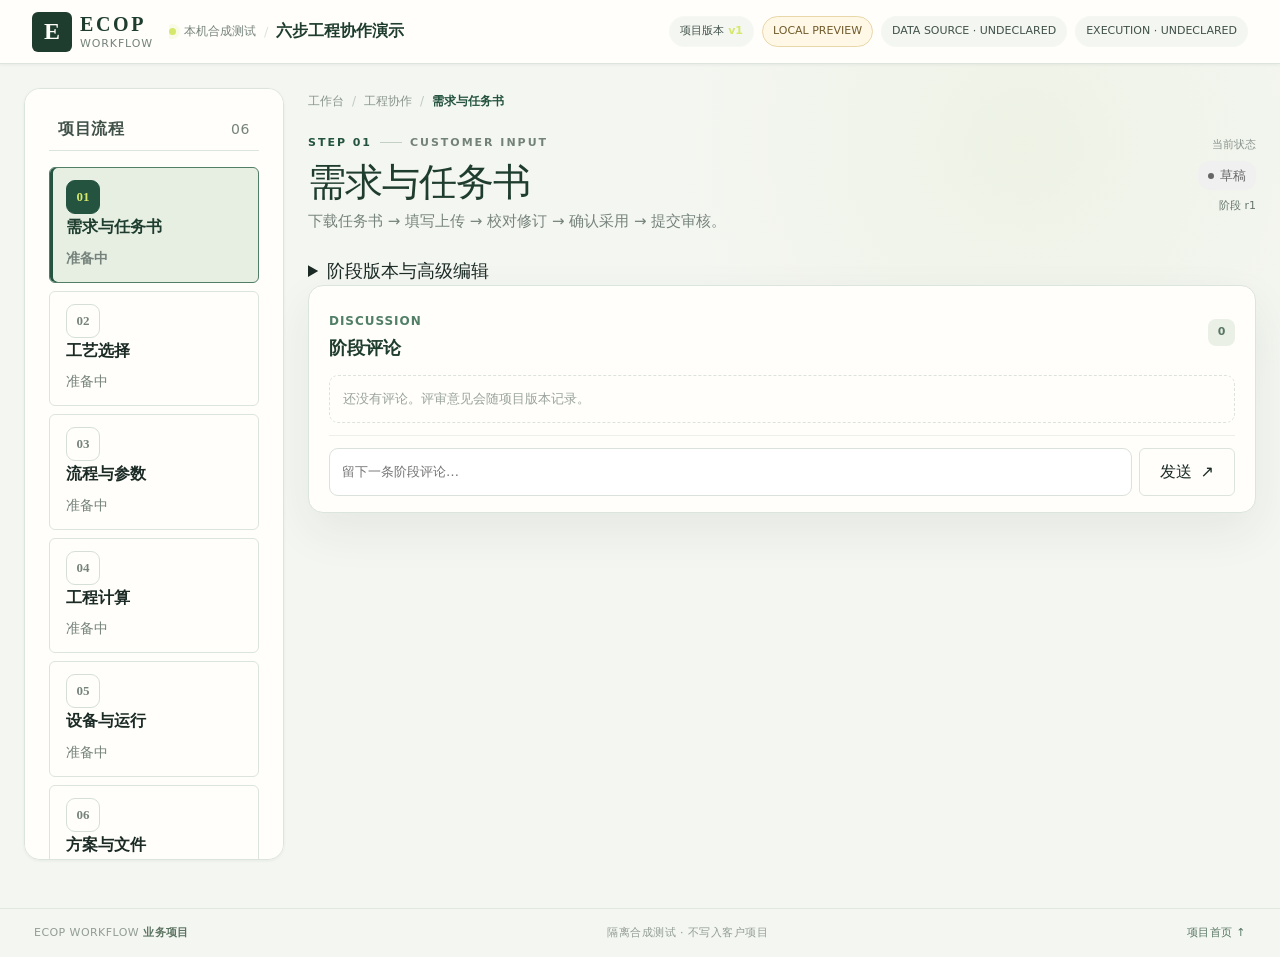
<file: workflow/index.html>
<!doctype html>
<html lang="zh-CN">
<head>
  <meta charset="utf-8">
  <meta name="viewport" content="width=device-width, initial-scale=1">
  <meta name="theme-color" content="#172722">
  <title>ECOP · 业务项目工作台</title>
  <link rel="stylesheet" href="styles.css">
  <link rel="stylesheet" href="workspace-layout.css">
</head>
<body>
  <div class="app-shell">
    <header class="topbar">
      <a class="brand" href="/workflow/" aria-label="ECOP 业务项目首页">
        <span class="brand-mark">E</span>
        <span class="brand-word">ECOP<span>WORKFLOW</span></span>
      </a>
      <div class="topbar-center"><span class="live-dot"></span><span id="workflow-context">业务项目</span> <span class="topbar-divider">/</span><button id="project-home-button" class="topbar-home" type="button" hidden>项目首页</button><select id="project-select" class="project-select" aria-label="选择或恢复项目" hidden></select><span id="project-title">请选择项目</span></div>
      <div class="topbar-right">
        <a id="user-pill" class="context-pill user-pill" hidden></a>
        <span class="revision-pill">项目版本 <strong id="project-revision">v1</strong></span>
        <span id="mode-pill" class="demo-pill">SYNTHETIC PREVIEW</span>
        <span id="data-source-pill" class="context-pill" hidden></span>
        <span id="execution-pill" class="context-pill" hidden></span>
      </div>
    </header>

    <main id="project-home" class="project-home">
      <div class="business-home-head">
        <div><span class="section-kicker">CUSTOMER ENGINEERING WORKSPACE</span><h1>项目首页</h1><p>创建真实业务项目，录入设计条件并保存为可追溯版本。</p></div>
        <span id="business-account-note" class="account-boundary">项目权限由服务端认证与成员授权确定。</span>
      </div>
      <div id="home-notice" class="notice" hidden></div>
      <section class="project-create-card">
        <div class="section-title"><div><span class="section-kicker">START A PROJECT</span><h2>新建项目</h2></div></div>
        <label class="project-name-label" for="new-project-name">项目名称</label>
        <input id="new-project-name" class="project-name-input" maxlength="120" autocomplete="off" placeholder="例如：麦芽糖醇浓缩项目">
        <div class="project-create-actions">
          <button id="create-empty-project" class="button button-primary" type="button">新建空白项目</button>
          <button id="create-source-project" class="button button-secondary" type="button" hidden>从现有麦芽糖醇资料创建工作副本</button>
        </div>
        <p id="source-template-note" class="source-template-note" hidden>源快照只读保留；工作副本可编辑并独立生成新版本。</p>
      </section>
      <section class="project-list-card">
        <div class="section-title"><div><span class="section-kicker">SAVED PROJECTS</span><h2>继续项目</h2></div><span id="project-list-count" class="count-badge">0</span></div>
        <div id="business-project-list" class="business-project-list"></div>
      </section>
      <div class="home-footer-links"><a id="synthetic-demo-link" href="/workflow/synthetic/">进入隔离的合成测试入口</a></div>
    </main>

    <main id="workflow" class="workspace" hidden>
      <button id="workspace-menu-toggle" class="button workspace-menu-toggle" type="button" aria-expanded="false" aria-controls="workspace-navigation">项目导航与记录</button>
      <aside id="workspace-navigation" class="workflow-rail" aria-label="六步流程">
          <div class="rail-heading"><span>项目流程</span><span class="rail-count">06</span></div>
        <button id="project-overview-button" class="overview-button" type="button">项目总览</button>
        <nav id="stage-nav" class="stage-nav"></nav>
        <div class="rail-records"><details class="rail-details"><summary>资料来源与边界</summary>        <section id="case-provenance" class="case-provenance" hidden aria-label="项目来源与计算状态">
          <div class="case-provenance-head"><strong id="case-provenance-title">客户来源数据 · 可编辑工作副本</strong><span>原始来源值保留；修改值进入新版本</span></div>
          <div class="case-provenance-grid">
            <div><span>资料来源</span><strong id="case-source-label">—</strong></div>
            <div><span>执行状态</span><strong id="case-execution-label">—</strong></div>
            <div><span>工作流身份</span><strong id="case-auth-label">—</strong></div>
          </div>
          <p id="case-source-summary" class="case-source-summary"></p>
          <p id="case-source-limit" class="case-source-limit"></p>
          <p id="case-missing-summary" class="case-missing-summary"></p>
          <ul id="case-missing-fields" class="case-missing-fields"></ul>
        </section></details><details class="rail-details"><summary>项目成员与权限</summary>        <section id="business-members" class="business-members" hidden aria-label="项目协作成员">
          <div class="section-title"><div><span class="section-kicker">PROJECT ACCESS</span><h2>协作成员</h2></div><span id="business-member-count" class="count-badge">0</span></div>
          <ul id="business-member-list" class="business-member-list"></ul>
          <div id="business-member-manager" class="business-member-manager" hidden>
            <label for="business-member-user">添加已配置的独立账号<select id="business-member-user"></select></label>
            <label for="business-member-role">项目角色<select id="business-member-role"><option value="reviewer">审核人</option><option value="engineer">工程师</option></select></label>
            <button id="business-member-add" class="button button-secondary" type="button">添加成员</button>
          </div>
          <p id="business-member-note" class="business-member-note">权限基于独立站点身份；不能通过页面切换他人角色。</p>
        </section></details><details class="rail-details"><summary>上游依赖</summary><section class="insight-card dependency-card">
          <div class="insight-head"><span class="insight-icon">↗</span><div><span class="section-kicker">DEPENDENCIES</span><h2>上游依赖</h2></div></div>
          <div id="dependencies-list" class="dependencies-list"></div>
          <p class="insight-foot">上游版本变化时，下游阶段需要重新核对。</p>
        </section></details><details class="rail-details"><summary>阶段版本</summary><section class="insight-card version-card">
          <div class="insight-head"><span class="insight-icon icon-sand">◷</span><div><span class="section-kicker">VERSION TRAIL</span><h2>阶段版本</h2></div></div>
          <div id="stage-history" class="stage-history"></div>
        </section></details><details class="rail-details legacy-export"><summary>统一导出</summary><section class="insight-card export-card">
          <div class="insight-head"><span class="insight-icon icon-export">↧</span><div><span class="section-kicker">CONSISTENT SNAPSHOT</span><h2>统一导出</h2></div></div>
          <p id="export-copy" class="export-copy">六个阶段全部确认后，负责人可冻结同一项目版本快照。</p>
          <button id="export-button" class="button button-dark" type="button">冻结并导出 <span>↗</span></button>
          <button id="download-export" class="button button-outline" type="button" hidden>下载冻结快照 <span>↓</span></button>
            <div id="export-meta" class="export-meta" hidden></div>
            <div id="delivery-review-tools" hidden>
              <p>真实计算评审草稿 · 设备适配待核</p>
              <button class="button button-outline" type="button" data-delivery-id="technical-proposal">下载技术方案评审稿</button>
              <button class="button button-outline" type="button" data-delivery-id="calculation-book">下载计算依据与结果</button>
              <button class="button button-outline" type="button" data-delivery-id="equipment-parameters">下载设备参数核对稿</button>
            </div>
          <div id="report-downloads" class="report-downloads" hidden>
            <p class="warning-copy">TEST ONLY · MOCK · 合成草稿，非工程签发，不得用于工程决策。</p>
            <button class="button button-outline" type="button" data-report-id="technical-proposal">下载技术方案草稿</button>
            <button class="button button-outline" type="button" data-report-id="calculation-book">下载计算书草稿</button>
            <button class="button button-outline" type="button" data-report-id="equipment-selection-parameters">下载设备选型参数清单</button>
            <button class="button button-outline" type="button" data-report-id="manifest">下载报告清单（JSON）</button>
          </div>
        </section></details><details class="rail-details"><summary>最近活动</summary><section class="activity-card">
          <div class="section-title"><div><span class="section-kicker">AUDIT TRAIL</span><h2>最近活动</h2></div><span class="activity-mark">●</span></div>
          <ol id="audit-list" class="audit-list"></ol>
        </section></details></div>
        <div class="rail-bottom">
          <div id="role-mode-label" class="rail-label">本机测试身份</div>
          <label id="role-select-container" class="role-select-wrap" for="role-select">
            <span id="role-initial" class="avatar avatar-customer">客</span>
            <select id="role-select" aria-label="切换模拟角色">
              <option value="demo-customer">客户 · 演示账号</option>
              <option value="demo-engineer">工程师 · 演示账号</option>
              <option value="demo-reviewer">审核人 · 演示账号</option>
              <option value="demo-lead">负责人 · 演示账号</option>
            </select>
            <span class="select-chevron">⌄</span>
          </label>
          <p id="role-mode-note" class="simulation-note">测试模式仅用于本机闭环验证；不代表已接入真实身份系统。</p>
        </div>
      </aside>

      <section class="stage-column" aria-live="polite">
        <div class="breadcrumbs"><span>工作台</span><span class="crumb-slash">/</span><span>工程协作</span><span class="crumb-slash">/</span><strong id="breadcrumb-stage">需求定义</strong></div>
        <div id="notice" class="notice" hidden></div>

        <section id="workspace-overview" hidden></section>
        <div id="workspace-stage-heading" class="stage-heading">
          <div>
            <div class="eyebrow"><span id="stage-number">STEP 01</span><span class="eyebrow-line"></span><span id="stage-audience">CUSTOMER INPUT</span></div>
            <h1 id="stage-title">需求定义</h1>
            <p id="stage-description" class="stage-description"></p>
          </div>
          <div class="stage-state-card">
            <span class="state-caption">当前状态</span>
            <span id="stage-status" class="status-badge status-draft">草稿</span>
            <span id="stage-revision" class="stage-rev">阶段 r1</span>
          </div>
        </div>
        <p id="stage-return-reason" class="stage-return-reason" hidden></p>

        <section id="workspace-business-content" hidden></section>
        <section id="taskbook-panel" class="taskbook-panel" hidden aria-label="设计任务书提交"></section>


        <section id="case-pfd-preview" class="case-pfd-preview" hidden aria-label="客户来源 PFD 预览">
          <div class="section-title"><div><span class="section-kicker">READ-ONLY PFD</span><h2>流程图预览</h2></div><span id="pfd-status-badge" class="pfd-status-badge"></span></div>
          <div class="case-pfd-canvas"><svg id="case-pfd-svg" role="img" aria-label="只读 PFD 预览"></svg></div>
          <p id="case-pfd-note" class="case-source-limit"></p>
        </section>

        <details id="workspace-advanced" class="work-advanced"><summary>阶段版本与高级编辑</summary>
        <div class="payload-card">
          <div class="card-head">
            <div><span class="card-index">01</span><div><h2 id="payload-heading">阶段资料</h2><p>结构化阶段记录 · 编辑后保存新版本</p></div></div>
            <span id="edit-permission" class="permission-chip">可编辑</span>
          </div>
          <section id="business-requirements-form" class="business-requirements-form" hidden aria-label="结构化项目条件">
            <div class="requirements-form-head"><strong>项目与工艺条件</strong><span id="requirements-save-state" class="requirements-save-state">已从服务端加载</span><button id="discard-requirements-draft" class="button button-quiet" type="button" hidden>放弃本页修改</button></div>
            <label class="field-label project-field-label" for="business-project-name">项目名称<input id="business-project-name" maxlength="120" autocomplete="off"></label>
            <div id="requirements-fields" class="requirements-fields"></div>
            <p id="requirements-missing" class="requirements-missing"></p>
            <p class="requirements-source-note">修改值会与只读源快照中的原值、单位和来源位置分开保存。缺项留空，不默认填 0，也不推断浓度基准。</p>
          </section>
          <label class="sr-only" for="payload-editor">阶段资料 JSON</label>
          <textarea id="payload-editor" spellcheck="false" aria-describedby="payload-help"></textarea>
          <div class="editor-foot"><span id="payload-help">保存将写入项目版本，并保留先前需求快照。</span><span id="payload-format">JSON · UTF-8</span></div>
          <div id="calculation-tools" class="calc-tools" hidden>
            <div class="calc-note"><span class="calc-spark">✳</span><span>计算阶段只运行合成路径，不调用工程软件或真实引擎。</span></div>
            <button id="calc-run" class="button button-quiet" type="button" hidden>运行模拟计算</button>
            <button id="calc-fail" class="button button-quiet button-danger" type="button">模拟计算失败</button>
          </div>
          <div id="customer-calculation-guard" class="customer-calculation-guard" hidden>此业务项目必须调用已验证的真实工程模块；工作流当前尚未连接适用于本项目的真实计算适配器，合成结果不会写入客户项目。</div>
        </div>

        <label id="return-reason-wrap" class="field-label return-reason-wrap" for="return-reason" hidden>退回理由<input id="return-reason" maxlength="500" placeholder="说明需修改的具体条件" autocomplete="off"></label>
        <div class="action-row">
          <div class="primary-actions">
            <button id="save-button" class="button button-primary" type="button"><span class="button-icon">↳</span>保存草稿</button>
            <button id="submit-button" class="button button-secondary" type="button">提交审核 <span>→</span></button>
            <button id="confirm-button" class="button button-primary button-confirm" type="button">确认此阶段 <span>✓</span></button>
            <button id="return-button" class="button button-quiet" type="button">退回修改 <span>↩</span></button>
          </div>
          <span class="revision-hint">写入前校验当前项目版本</span>
        </div>

        </details>
        <section id="workspace-comments" class="comments-card">
          <div class="section-title"><div><span class="section-kicker">DISCUSSION</span><h2>阶段评论</h2></div><span id="comment-count" class="count-badge">0</span></div>
          <div id="comments-list" class="comments-list"></div>
          <form id="comment-form" class="comment-form">
            <label class="sr-only" for="comment-input">添加评论</label>
            <input id="comment-input" maxlength="500" placeholder="留下一条阶段评论…" autocomplete="off">
            <button id="comment-button" class="button button-quiet" type="submit">发送 <span>↗</span></button>
          </form>
        </section>
      </section>


    </main>

    <footer class="footer"><span>ECOP WORKFLOW <b>业务项目</b></span><span id="footer-context">真实项目输入与执行模式分开记录</span><a href="/workflow/">项目首页 ↑</a></footer>
  </div>
  <script src="workflow-engine.js"></script>
  <script src="synthetic-adapter.js"></script>
  <script src="workflow-controller.js"></script>
  <script src="workflow-config.js"></script>
  <script src="http-adapter.js"></script>
  <script src="requirements-schema.js"></script>
  <script src="business-ui-copy.js"></script>
  <script src="taskbook-ui.js"></script>
  <script src="workflow-view.js"></script>
  <script src="workspace-ui.js"></script>
  <script src="app.js"></script>
</body>
</html>
</file>
<file: workflow/styles.css>
@charset "utf-8";

:root {
  color-scheme: light;
  --ink: #1b2a25;
  --ink-soft: #40514a;
  --muted: #76837c;
  --line: #dce4de;
  --paper: #f4f6f1;
  --white: #fffefa;
  --forest: #18382e;
  --forest-2: #245340;
  --lime: #d5e86b;
  --lime-soft: #edf4cb;
  --sand: #e8d3b5;
  --rust: #a34d36;
  --rust-soft: #f8e8e1;
  --shadow: 0 18px 48px rgb(35 56 45 / 7%);
  --serif: "Iowan Old Style", "Palatino Linotype", "Book Antiqua", Georgia, serif;
  --sans: "Aptos", "Segoe UI", "Microsoft YaHei", sans-serif;
}

* { box-sizing: border-box; }
[hidden] { display: none !important; }
html { scroll-behavior: smooth; }
body { margin: 0; background: var(--paper); color: var(--ink); font-family: var(--sans); font-size: 14px; -webkit-font-smoothing: antialiased; }
button, input, select, textarea { font: inherit; }
button { cursor: pointer; }
button:disabled { cursor: not-allowed; opacity: .42; }
a { color: inherit; text-decoration: none; }
button.topbar-home { padding: 4px 7px; border: 1px solid rgb(255 255 255 / 22%); border-radius: 7px; color: #eff5e8; background: rgb(255 255 255 / 7%); font-size: 10px; }

.app-shell { min-height: 100vh; background-image: radial-gradient(circle at 80% 15%, rgb(221 233 197 / 26%), transparent 22rem); }
.topbar { height: 68px; padding: 0 34px; display: grid; grid-template-columns: 240px 1fr auto; align-items: center; background: var(--forest); color: #f5f7ed; border-bottom: 1px solid rgb(255 255 255 / 12%); }
.brand { display: inline-flex; align-items: center; gap: 11px; width: fit-content; }
.brand-mark { display: grid; place-items: center; width: 31px; height: 31px; color: var(--forest); background: var(--lime); border-radius: 9px 9px 9px 2px; font: 700 19px var(--serif); }
.brand-word { display: grid; gap: 1px; font: 700 14px var(--serif); letter-spacing: .13em; }
.brand-word span { color: #bdc9b5; font: 600 8px var(--sans); letter-spacing: .25em; }
.topbar-center { display: flex; align-items: center; gap: 9px; color: #d1dbd0; font-size: 12px; }
.topbar-center #project-title { color: #fffef7; }
.project-select { min-width: 0; max-width: 190px; padding: 5px 7px; border: 1px solid rgb(255 255 255 / 22%); border-radius: 8px; color: #fffef7; background: rgb(255 255 255 / 8%); font-size: 10px; }
.project-select option { color: var(--ink); background: var(--white); }
.topbar-divider { color: #82988b; }
.live-dot { width: 7px; height: 7px; border-radius: 50%; background: var(--lime); box-shadow: 0 0 0 4px rgb(213 232 107 / 14%); }
.topbar-right { display: flex; align-items: center; gap: 12px; }
.revision-pill, .demo-pill { border: 1px solid rgb(255 255 255 / 19%); border-radius: 999px; padding: 7px 11px; font-size: 10px; color: #d2ded2; white-space: nowrap; }
.revision-pill strong { margin-left: 4px; color: var(--lime); font-size: 11px; }
.demo-pill { color: #d8e2d9; background: rgb(255 255 255 / 5%); }
.demo-pill.demo-pill-protected { color: #ffe7a7; border-color: rgb(255 206 87 / 58%); background: rgb(175 113 20 / 20%); }
.context-pill { border: 1px solid rgb(255 255 255 / 12%); border-radius: 999px; padding: 7px 9px; color: #cfdbc9; background: rgb(255 255 255 / 4%); font-size: 9px; white-space: nowrap; }
.project-home { display: grid; gap: 18px; width: min(1040px, 100%); min-height: calc(100vh - 112px); padding: 42px 34px 56px; margin: 0 auto; }
.business-home-head { display: flex; align-items: end; justify-content: space-between; gap: 24px; }
.business-home-head h1 { margin: 4px 0 7px; color: var(--forest); font: 600 34px var(--serif); }
.business-home-head p { margin: 0; color: var(--muted); font-size: 12px; }
.account-boundary { max-width: 340px; padding: 9px 11px; border: 1px solid #e8d7a9; border-radius: 9px; color: #715b2b; background: #fff8e7; font-size: 9px; line-height: 1.5; }
.project-create-card, .project-list-card { padding: 20px; border: 1px solid var(--line); border-radius: 15px; background: rgb(255 254 250 / 90%); box-shadow: 0 8px 30px rgb(30 47 39 / 3%); }
.project-name-label { display: block; margin-top: 17px; color: var(--ink-soft); font-size: 11px; font-weight: 650; }
.project-name-input { width: 100%; min-height: 43px; margin-top: 7px; padding: 0 12px; border: 1px solid #d8e1d8; border-radius: 9px; outline: none; background: #fff; }
.project-name-input:focus, .business-project-name:focus { border-color: #86a894; box-shadow: 0 0 0 3px rgb(81 131 102 / 10%); }
.project-create-actions { display: flex; flex-wrap: wrap; gap: 9px; margin-top: 13px; }
.source-template-note { margin: 10px 0 0; color: #756033; font-size: 10px; line-height: 1.5; }
.business-project-list { display: grid; gap: 9px; margin-top: 14px; }
.business-project-card { display: flex; align-items: center; justify-content: space-between; gap: 14px; padding: 13px; border: 1px solid #e4e9e2; border-radius: 10px; background: #fff; }
.business-project-copy { display: grid; min-width: 0; gap: 5px; }
.business-project-copy strong { overflow-wrap: anywhere; color: var(--forest); font-size: 12px; }
.business-project-copy span { color: var(--muted); font-size: 9px; }
.project-list-empty { margin: 14px 0 0; padding: 12px; border: 1px dashed #dce3dc; border-radius: 9px; color: var(--muted); font-size: 11px; }
.home-footer-links { display: flex; justify-content: flex-end; color: #587465; font-size: 10px; }
.home-footer-links a { padding: 5px 0; text-decoration: underline; text-underline-offset: 3px; }
.workspace[hidden], .project-home[hidden] { display: none; }
.requirements-form-head { display: flex; align-items: center; justify-content: space-between; gap: 10px; margin: 0 21px 15px; padding: 13px 0 10px; border-bottom: 1px solid #edf0ea; }
.requirements-form-head strong { color: var(--forest); font-size: 12px; }
.requirements-save-state { color: #54735f; font-size: 9px; text-align: right; }
.requirements-save-state.is-unsaved { color: #94601c; }
.requirements-save-state.is-conflict { color: var(--rust); }
.business-project-name { display: block; width: calc(100% - 42px); min-height: 39px; margin: 0 21px 15px; padding: 0 11px; border: 1px solid #d9e0d8; border-radius: 9px; outline: none; background: #fff; }
.requirements-fields { display: grid; gap: 11px; padding: 0 21px 15px; }
.requirements-group { display: grid; grid-template-columns: repeat(2, minmax(0, 1fr)); gap: 10px 14px; min-width: 0; margin: 0; padding: 13px; border: 1px solid #e5e9e2; border-radius: 10px; }
.requirements-group legend { padding: 0 6px; color: #627368; font-size: 10px; font-weight: 700; }
.requirement-field { display: grid; min-width: 0; gap: 6px; }
.requirement-label, .requirement-unit-label, .requirement-basis-label { display: grid; gap: 5px; color: #526259; font-size: 9px; font-weight: 650; }
.requirement-field input:not([type="checkbox"]), .requirement-field select { width: 100%; min-width: 0; height: 35px; padding: 0 9px; border: 1px solid #dbe2db; border-radius: 7px; outline: none; color: var(--ink); background: #fff; font-size: 10px; }
.requirement-field input:focus, .requirement-field select:focus { border-color: #86a894; box-shadow: 0 0 0 3px rgb(81 131 102 / 9%); }
.requirement-field-meta { display: flex; align-items: center; justify-content: space-between; gap: 6px; color: #8a958d; font-size: 8px; }
.field-source-status { width: fit-content; padding: 3px 6px; border-radius: 999px; background: #eef2ec; }
.field-confirmation { display: inline-flex; align-items: center; gap: 4px; }
.field-confirmation input { margin: 0; accent-color: var(--forest-2); }
.field-source-details { color: #8a7850; font-size: 8px; line-height: 1.5; overflow-wrap: anywhere; }
.field-source-details summary { width: fit-content; cursor: pointer; }
.field-source-details span { display: block; margin-top: 4px; }
.requirements-missing { margin: 0 21px 12px; color: #936b2d; font-size: 9px; line-height: 1.55; }
.requirements-source-note { margin: 0 21px 16px; padding: 9px 11px; border-left: 2px solid #c9d890; color: #718076; background: #f7f9f2; font-size: 9px; line-height: 1.55; }
.case-provenance { margin: 0 0 15px; padding: 14px 16px; border: 1px solid #d9c796; border-radius: 12px; color: #3c382a; background: #fff8e7; }
.case-provenance-head { display: flex; align-items: baseline; justify-content: space-between; gap: 10px; margin-bottom: 10px; }
.case-provenance-head strong { color: #72531b; font-size: 12px; }
.case-provenance-head span, .case-provenance-grid span { color: #827653; font-size: 9px; }
.case-provenance-grid { display: grid; grid-template-columns: repeat(3, minmax(0, 1fr)); gap: 10px; }
.case-provenance-grid > div { display: grid; gap: 3px; }
.case-provenance-grid strong { overflow-wrap: anywhere; font-size: 10px; }
.case-source-summary { margin: 10px 0 3px; color: #72531b; font-size: 10px; font-weight: 650; }
.case-source-limit { margin: 6px 0 0; color: #827653; font-size: 9px; line-height: 1.55; }
.case-missing-summary { margin: 11px 0 4px; color: #72531b; font-size: 10px; font-weight: 600; }
.case-missing-fields { display: grid; grid-template-columns: repeat(2, minmax(0, 1fr)); gap: 3px 18px; margin: 6px 0 0; padding-left: 18px; color: #685b3a; font: 10px/1.5 "Cascadia Code", Consolas, monospace; overflow-wrap: anywhere; }
.customer-calculation-guard { margin-top: 10px; padding: 10px 12px; border: 1px solid #dfc780; border-radius: 9px; color: #68501f; background: #fff7df; font-size: 10px; line-height: 1.55; }
.controlled-calculation { display: grid; gap: 11px; margin: 10px 20px 18px; padding: 15px; border: 1px solid #c8d8ca; border-radius: 12px; background: #f6faf2; }
.controlled-calculation p { margin: 4px 0 0; color: #65736a; font-size: 10px; line-height: 1.55; }
.controlled-assumption { display: flex; align-items: flex-start; gap: 8px; color: #405148; font-size: 10px; line-height: 1.55; }
.controlled-assumption input { margin-top: 2px; accent-color: var(--forest-2); }
.controlled-calculation .button { justify-self: start; }
.case-pfd-preview { margin: 0 0 15px; padding: 16px; border: 1px solid var(--line); border-radius: 14px; background: rgb(255 254 250 / 86%); }
.pfd-draft-badge { padding: 5px 8px; border: 1px solid #dfc780; border-radius: 999px; color: #806122; background: #fff7df; font-size: 9px; white-space: nowrap; }
.case-pfd-canvas { margin-top: 14px; overflow-x: auto; border: 1px solid #e8ece4; border-radius: 10px; background: #f8faf6; }
.case-pfd-canvas svg { display: block; width: 100%; min-width: 280px; height: auto; }
.case-pfd-canvas text { font-family: "Aptos", "Microsoft YaHei", sans-serif; }

.workspace { display: grid; grid-template-columns: 242px minmax(480px, 1fr) 306px; gap: 27px; width: min(1540px, 100%); min-height: calc(100vh - 112px); padding: 29px 34px 46px; margin: 0 auto; }
.workflow-rail { align-self: start; position: sticky; top: 22px; padding: 17px 13px 15px; border: 1px solid var(--line); background: rgb(255 254 250 / 72%); border-radius: 16px; box-shadow: 0 8px 30px rgb(30 47 39 / 3%); }
.rail-heading { display: flex; justify-content: space-between; padding: 3px 9px 15px; color: var(--muted); font-size: 9px; font-weight: 700; letter-spacing: .18em; }
.rail-count { color: var(--forest-2); }
.stage-nav { display: grid; gap: 4px; }
.stage-nav-button { display: grid; grid-template-columns: 32px 1fr auto; align-items: center; gap: 10px; width: 100%; min-height: 57px; padding: 8px 9px; border: 1px solid transparent; border-radius: 11px; background: transparent; color: var(--ink); text-align: left; transition: .18s ease; }
.stage-nav-button:hover { background: #f2f5ed; }
.stage-nav-button[aria-current="step"] { background: #e9f0e6; border-color: #d7e3d5; box-shadow: inset 3px 0 var(--forest-2); }
.step-index { display: grid; place-items: center; width: 30px; height: 30px; border: 1px solid #d6dfd7; border-radius: 9px; color: var(--muted); font: 600 11px var(--serif); background: var(--white); }
.stage-nav-button[aria-current="step"] .step-index { color: var(--lime); border-color: var(--forest-2); background: var(--forest-2); }
.step-copy { display: grid; gap: 4px; min-width: 0; }
.step-name { overflow: hidden; font-size: 12px; font-weight: 650; text-overflow: ellipsis; white-space: nowrap; }
.step-sub { color: var(--muted); font-size: 9px; }
.step-state { width: 7px; height: 7px; border-radius: 50%; background: #b4c0b8; }
.step-state.status-submitted { background: #d99e41; }
.step-state.status-confirmed { background: #438469; }
.step-state.status-returned { background: #cc7558; }
.step-state.status-stale { background: #aa5b42; box-shadow: 0 0 0 3px #f5e4dc; }
.rail-bottom { margin-top: 19px; padding: 17px 7px 2px; border-top: 1px solid var(--line); }
.rail-label { margin-bottom: 9px; color: var(--muted); font-size: 9px; font-weight: 700; letter-spacing: .12em; text-transform: uppercase; }
.role-select-wrap { position: relative; display: flex; align-items: center; gap: 9px; padding: 7px 10px; border: 1px solid var(--line); border-radius: 10px; background: #fff; }
.role-select-wrap select { width: 100%; padding: 3px 13px 3px 0; appearance: none; border: 0; outline: 0; background: transparent; color: var(--ink); font-size: 11px; }
.avatar { display: grid; flex: 0 0 auto; place-items: center; width: 25px; height: 25px; border-radius: 8px; font-size: 10px; font-weight: 700; }
.avatar-customer { color: #7a5b38; background: #f3e7d2; }
.avatar-engineer { color: #315b48; background: #dfece3; }
.avatar-reviewer { color: #5b5574; background: #e8e3f2; }
.avatar-lead { color: #8e4e36; background: #f6e4dc; }
.select-chevron { position: absolute; right: 10px; color: var(--muted); pointer-events: none; }
.simulation-note { margin: 9px 2px 0; color: #89948d; font-size: 9px; line-height: 1.55; }

.stage-column { min-width: 0; }
.breadcrumbs { display: flex; align-items: center; gap: 8px; margin: 4px 0 25px; color: #89948d; font-size: 10px; }
.breadcrumbs strong { color: var(--forest-2); font-weight: 650; }
.crumb-slash { color: #c1c9c1; }
.notice { margin: -11px 0 19px; padding: 11px 14px; border: 1px solid #c8ddcb; border-radius: 10px; background: #edf5ed; color: #315b48; font-size: 11px; line-height: 1.5; }
.notice.is-error { color: #8c402b; border-color: #efd0c3; background: #fff0e8; }
.stage-heading { display: flex; justify-content: space-between; align-items: flex-start; gap: 18px; margin-bottom: 21px; }
.eyebrow { display: flex; align-items: center; gap: 8px; color: #738279; font-size: 9px; font-weight: 700; letter-spacing: .18em; }
.eyebrow #stage-number { color: var(--forest-2); }
.eyebrow-line { width: 22px; height: 1px; background: #c4d0c5; }
.stage-heading h1 { margin: 9px 0 6px; font: 500 clamp(28px, 3vw, 38px)/1.1 var(--serif); letter-spacing: -.025em; }
.stage-description { max-width: 590px; margin: 0; color: var(--muted); font-size: 12px; line-height: 1.65; }
.stage-state-card { display: grid; justify-items: end; gap: 7px; min-width: 101px; padding-top: 2px; }
.state-caption, .stage-rev { color: #8a958f; font-size: 9px; }
.stage-rev { color: #66766d; }
.status-badge { display: inline-flex; align-items: center; gap: 6px; width: fit-content; padding: 6px 10px; border-radius: 999px; font-size: 10px; font-weight: 650; white-space: nowrap; }
.status-badge::before { width: 6px; height: 6px; border-radius: 50%; background: currentColor; content: ""; }
.status-draft { color: #64736b; background: #e8ece7; }
.status-submitted { color: #94601c; background: #f6ecd7; }
.status-returned { color: #9c513a; background: #f7e7df; }
.status-confirmed { color: #317056; background: #e2f0e4; }
.status-stale { color: #9a4c35; background: #f7e4da; }

.payload-card, .comments-card { border: 1px solid var(--line); border-radius: 15px; background: var(--white); box-shadow: var(--shadow); }
.payload-card { overflow: hidden; }
.card-head { display: flex; justify-content: space-between; align-items: flex-start; padding: 19px 21px 13px; }
.card-head > div { display: flex; align-items: flex-start; gap: 12px; }
.card-index { color: #96a299; font: 500 15px var(--serif); }
.card-head h2, .section-title h2, .insight-head h2 { margin: 0; font: 600 15px var(--serif); }
.card-head p { margin: 5px 0 0; color: #89948e; font-size: 10px; }
.permission-chip { padding: 5px 8px; border: 1px solid #d5e4d7; border-radius: 999px; background: #f2f7ed; color: #527760; font-size: 9px; }
.permission-chip.is-readonly { border-color: #e2e5df; background: #f4f5f1; color: #87918a; }
.payload-card textarea { display: block; width: calc(100% - 42px); min-height: 202px; margin: 0 21px; padding: 16px 17px; resize: vertical; border: 1px solid #d9e0d8; border-radius: 10px; outline: none; background: #f8f9f5; color: #273831; font: 12px/1.7 "Cascadia Code", Consolas, monospace; tab-size: 2; transition: border-color .15s, box-shadow .15s; }
.payload-card textarea:focus { border-color: #86a894; box-shadow: 0 0 0 3px rgb(81 131 102 / 10%); }
.payload-card textarea:disabled { opacity: .75; }
.editor-foot { display: flex; justify-content: space-between; gap: 12px; padding: 10px 22px 14px; color: #8d9891; font-size: 9px; }
.editor-foot span:last-child { color: #a2aba5; font-weight: 650; letter-spacing: .08em; white-space: nowrap; }
.calc-tools { display: flex; justify-content: space-between; align-items: center; gap: 12px; padding: 12px 21px 15px; border-top: 1px solid #edf0ea; background: #fbfcf8; }
.calc-note { display: flex; align-items: center; gap: 8px; color: #7a877e; font-size: 10px; line-height: 1.5; }
.calc-spark { display: grid; place-items: center; width: 21px; height: 21px; border-radius: 7px; color: #436c50; background: #eaf1d4; font-size: 13px; }
.action-row { display: flex; justify-content: space-between; align-items: center; gap: 12px; padding: 14px 1px 24px; }
.primary-actions { display: flex; flex-wrap: wrap; gap: 8px; }
.button { display: inline-flex; justify-content: center; align-items: center; gap: 9px; min-height: 38px; padding: 0 14px; border: 1px solid transparent; border-radius: 9px; font-size: 10px; font-weight: 650; transition: transform .15s, box-shadow .15s, background .15s; }
.button:not(:disabled):hover { transform: translateY(-1px); box-shadow: 0 5px 14px rgb(28 55 42 / 10%); }
.button-primary { color: #eff5e8; background: var(--forest-2); }
.button-primary:not(:disabled):hover { background: #1d4738; }
.button-secondary { color: var(--forest); border-color: #c6d5c8; background: #f4f7ef; }
.button-secondary:not(:disabled):hover { background: #e9f0e3; }
.button-confirm { color: #25381d; background: var(--lime); }
.button-confirm:not(:disabled):hover { background: #c9df51; }
.button-quiet { color: #5f6c64; border-color: #dbe2db; background: #fffefa; }
.button-danger { color: #9c4d36; border-color: #efd5ca; background: #fff8f3; }
.button-icon { font-size: 15px; }
.revision-hint { color: #8b9690; font-size: 9px; white-space: nowrap; }

.comments-card { padding: 18px 20px 16px; }
.section-title { display: flex; justify-content: space-between; align-items: center; gap: 12px; }
.section-kicker { display: block; margin-bottom: 5px; color: #8a978e; font-size: 8px; font-weight: 750; letter-spacing: .17em; }
.section-title h2 { font-size: 15px; }
.count-badge { display: grid; place-items: center; min-width: 23px; height: 23px; padding: 0 6px; border-radius: 8px; color: #597563; background: #eaf0e6; font-size: 9px; font-weight: 650; }
.comments-list { display: grid; gap: 8px; max-height: 180px; overflow: auto; margin: 15px 0 12px; }
.empty-comment { padding: 12px 13px; border: 1px dashed #dce3dc; border-radius: 9px; color: #99a39c; font-size: 10px; }
.comment-item { padding: 10px 12px; border-left: 2px solid #cbdc8e; border-radius: 0 8px 8px 0; background: #f7f8f3; }
.comment-meta { display: flex; justify-content: space-between; gap: 8px; margin-bottom: 5px; color: #859189; font-size: 9px; }
.comment-text { color: #43534a; font-size: 11px; line-height: 1.55; overflow-wrap: anywhere; }
.comment-form { display: flex; gap: 7px; padding-top: 12px; border-top: 1px solid #edf0ea; }
.comment-form input { flex: 1; min-width: 0; padding: 0 12px; border: 1px solid #dbe2db; border-radius: 9px; outline: none; background: #fff; font-size: 10px; }
.comment-form input:focus { border-color: #8aa995; }

.insight-column { display: grid; align-content: start; gap: 13px; }
.insight-card, .activity-card { padding: 16px; border: 1px solid var(--line); border-radius: 14px; background: rgb(255 254 250 / 83%); }
.insight-head { display: flex; align-items: center; gap: 10px; }
.insight-head h2 { font-size: 14px; }
.insight-icon { display: grid; place-items: center; width: 28px; height: 28px; border-radius: 9px; color: #406f55; background: #e3eee1; font-size: 15px; }
.icon-sand { color: #976d36; background: #f5ebda; }
.icon-export { color: #416858; background: #e4eee8; }
.dependencies-list { display: grid; gap: 7px; margin-top: 15px; }
.dependency-item { display: flex; justify-content: space-between; align-items: center; gap: 8px; padding: 9px 10px; border: 1px solid #e5e9e2; border-radius: 9px; background: #fff; }
.dependency-name { font-size: 10px; font-weight: 600; }
.dependency-version { color: #87948b; font-size: 9px; }
.dependency-none { padding: 11px; border: 1px dashed #dce3dc; border-radius: 9px; color: #87948b; font-size: 10px; }
.insight-foot { margin: 11px 1px 0; color: #8a958d; font-size: 9px; line-height: 1.55; }
.version-card { padding-bottom: 11px; }
.stage-history { display: grid; gap: 7px; margin-top: 14px; }
.history-item { display: flex; justify-content: space-between; align-items: center; gap: 10px; padding: 8px 0; border-top: 1px solid #edf0ea; }
.history-title { color: #5c6a61; font-size: 10px; }
.history-detail { margin-top: 3px; color: #929d95; font-size: 9px; }
.history-empty { padding: 8px 0 2px; color: #929d95; font-size: 10px; line-height: 1.5; }
.history-payload { margin-top: 6px; padding: 7px; border-radius: 6px; background: #f5f6f1; color: #66746b; font: 9px/1.5 "Cascadia Code", Consolas, monospace; white-space: pre-wrap; overflow-wrap: anywhere; }
.export-card { color: #eaf0e8; border-color: var(--forest); background: var(--forest); box-shadow: 0 10px 25px rgb(24 56 46 / 12%); }
.export-card .section-kicker { color: #a8b9a8; }
.export-card .insight-head h2 { color: #f7f9ef; }
.export-copy { margin: 12px 0 14px; color: #c0cec1; font-size: 10px; line-height: 1.6; }
.button-dark { width: 100%; color: #243626; background: var(--lime); }
.button-dark:not(:disabled):hover { background: #c9df51; }
.button-outline { width: 100%; margin-top: 7px; color: #dce7d9; border-color: #577567; background: transparent; }
.export-meta { margin-top: 11px; padding-top: 10px; border-top: 1px solid rgb(255 255 255 / 16%); color: #bed0c1; font-size: 9px; line-height: 1.65; overflow-wrap: anywhere; }
.report-downloads { display: grid; gap: 2px; margin-top: 12px; padding-top: 10px; border-top: 1px solid rgb(255 255 255 / 16%); }
.report-downloads[hidden] { display: none; }
.warning-copy { margin: 0 0 4px; color: #f1d58a; font-size: 9px; line-height: 1.5; }
.activity-card { padding: 16px; }
.activity-mark { color: #85a682; font-size: 10px; }
.audit-list { display: grid; gap: 11px; margin: 14px 0 0; padding: 0; list-style: none; }
.audit-item { position: relative; padding-left: 16px; color: #57665d; font-size: 9px; line-height: 1.45; }
.audit-item::before { position: absolute; top: 3px; left: 0; width: 6px; height: 6px; border: 1px solid #8ba48f; border-radius: 50%; background: #f8f9f4; content: ""; }
.audit-item:first-child::before { border-color: #47775c; background: #b8d366; }
.audit-meta { display: block; margin-top: 3px; color: #9aa49c; font-size: 8px; }
.audit-empty { color: #98a29b; font-size: 10px; }
.footer { display: flex; justify-content: space-between; align-items: center; gap: 12px; padding: 15px 34px; border-top: 1px solid #e2e7e0; color: #929d95; font-size: 9px; letter-spacing: .04em; }
.footer b { color: #5b7361; }
.footer a { color: #557561; }
.sr-only { position: absolute; width: 1px; height: 1px; padding: 0; margin: -1px; overflow: hidden; clip: rect(0, 0, 0, 0); white-space: nowrap; border: 0; }
.business-members { margin: 0 0 16px; padding: 15px 18px; border: 1px solid #dfe7dc; border-radius: 14px; background: #fffefa; }
.business-members .section-title { margin: 0 0 9px; }
.business-members .section-title h2 { margin: 3px 0 0; font-size: 15px; }
.business-member-list { display: flex; flex-wrap: wrap; gap: 8px; margin: 0; padding: 0; list-style: none; }
.business-member-list li { padding: 6px 9px; border: 1px solid #e4e9e1; border-radius: 8px; color: #43594a; background: #f8faf4; font-size: 10px; }
.business-member-manager { display: flex; flex-wrap: wrap; align-items: end; gap: 9px; margin-top: 12px; }
.business-member-manager label { display: grid; gap: 4px; color: #647269; font-size: 9px; }
.business-member-manager select { min-width: 185px; min-height: 34px; padding: 5px 8px; border: 1px solid #d5dfd2; border-radius: 7px; color: var(--ink); background: white; }
.business-member-note { margin: 9px 0 0; color: #748177; font-size: 9px; line-height: 1.5; }
.return-reason-wrap { margin: 10px 0 0; }
.return-reason-wrap input { margin-top: 5px; }
.stage-return-reason { margin: -5px 0 16px; padding: 10px 12px; border-left: 3px solid #c28a47; border-radius: 0 8px 8px 0; color: #705634; background: #fff8ec; font-size: 11px; line-height: 1.5; }

@media (max-width: 1180px) {
  .workspace { grid-template-columns: 215px minmax(420px, 1fr); gap: 22px; padding-right: 26px; padding-left: 26px; }
  .insight-column { grid-column: 2; grid-template-columns: repeat(2, minmax(0, 1fr)); }
  .export-card, .activity-card { grid-column: span 1; }
  .topbar { grid-template-columns: 210px 1fr auto; padding: 0 26px; }
}
@media (max-width: 760px) {
  .topbar { height: auto; min-height: 61px; grid-template-columns: 1fr auto; gap: 6px 10px; padding: 11px 16px; }
  .brand-mark { width: 28px; height: 28px; }
  .brand-word { font-size: 12px; }
  .topbar-center { grid-column: 1 / -1; grid-row: 2; min-width: 0; overflow: hidden; font-size: 10px; }
  .topbar-center #project-title { min-width: 0; overflow: hidden; text-overflow: ellipsis; white-space: nowrap; }
  .project-select { max-width: 112px; padding: 4px 5px; font-size: 8px; }
  .topbar-right { grid-column: 2; grid-row: 1; gap: 5px; }
  .demo-pill { display: inline-block; max-width: 112px; overflow: hidden; padding: 4px 6px; font-size: 7px; text-overflow: ellipsis; }
  .context-pill { display: none; }
  .revision-pill { padding: 6px 8px; font-size: 9px; }
  .workspace { display: flex; flex-direction: column; gap: 14px; min-height: auto; padding: 17px 14px 30px; }
  .workflow-rail { position: static; order: 0; width: 100%; min-width: 0; padding: 11px 10px; border-radius: 13px; }
  .rail-heading { padding: 2px 5px 9px; }
  .stage-nav { display: flex; min-width: 0; gap: 6px; overflow-x: auto; padding: 0 0 2px; scrollbar-width: thin; }
  .stage-nav-button { flex: 0 0 145px; grid-template-columns: 29px 1fr auto; min-height: 47px; padding: 6px 7px; border: 1px solid #e1e7df; background: #fff; }
  .stage-nav-button[aria-current="step"] { box-shadow: inset 0 3px var(--forest-2); }
  .step-index { width: 27px; height: 27px; }
  .rail-bottom { display: flex; min-width: 0; align-items: center; gap: 9px; margin-top: 9px; padding: 10px 3px 0; }
  .rail-label { margin: 0; white-space: nowrap; }
  .role-select-wrap { flex: 1; min-width: 0; max-width: 100%; padding: 4px 8px; }
  .role-select-wrap select { min-width: 0; }
  .simulation-note { display: none; }
  .stage-column { order: 1; }
  .breadcrumbs { margin: 4px 0 17px; }
  .case-provenance-grid { grid-template-columns: 1fr; }
  .case-provenance-head { align-items: flex-start; flex-direction: column; gap: 3px; }
  .case-missing-fields { grid-template-columns: 1fr; }
  .stage-heading { gap: 8px; margin-bottom: 15px; }
  .business-members { padding: 13px; }
  .business-member-manager { align-items: stretch; flex-direction: column; }
  .business-member-manager select { width: 100%; }
  .stage-heading h1 { font-size: 30px; }
  .stage-description { font-size: 11px; }
  .stage-state-card { min-width: 84px; }
  .status-badge { padding: 5px 7px; font-size: 9px; }
  .payload-card, .comments-card { border-radius: 12px; }
  .card-head { padding: 15px 14px 11px; }
  .payload-card textarea { width: calc(100% - 28px); min-height: 190px; margin: 0 14px; padding: 12px; font-size: 11px; }
  .editor-foot { padding: 9px 14px 12px; font-size: 8px; }
  .calc-tools { align-items: flex-start; flex-direction: column; padding: 11px 14px; }
  .controlled-calculation { margin: 10px 14px 15px; padding: 12px; }
  .action-row { align-items: flex-start; flex-direction: column; padding: 12px 0 17px; }
  .primary-actions { gap: 6px; }
  .button { min-height: 36px; padding: 0 10px; font-size: 9px; }
  .revision-hint { align-self: flex-end; }
  .comments-card { padding: 15px 14px 13px; }
  .insight-column { order: 2; grid-template-columns: 1fr; gap: 10px; }
  .insight-card, .activity-card { padding: 14px; }
  .footer { flex-wrap: wrap; padding: 13px 15px; font-size: 8px; }
}
@media (max-width: 390px) {
  .workspace { padding-right: 11px; padding-left: 11px; }
  .stage-nav-button { flex-basis: 132px; }
  .stage-heading h1 { font-size: 27px; }
  .eyebrow { gap: 6px; font-size: 8px; }
  .primary-actions { display: grid; grid-template-columns: repeat(2, minmax(0, 1fr)); width: 100%; }
  .primary-actions .button { width: 100%; }
}
@media (prefers-reduced-motion: reduce) {
  *, *::before, *::after { scroll-behavior: auto !important; transition-duration: .01ms !important; animation-duration: .01ms !important; }
}

/* Full-screen engineering workspace · 2026-09-24 */
body { font-size: 16px; }
.topbar { height: 72px; padding-right: 28px; padding-left: 28px; }
.topbar-center { font-size: 14px; }
button.topbar-home, .project-select, .revision-pill, .demo-pill { font-size: 12px; }
.context-pill, .brand-word span { font-size: 10px; }
.project-home { width: min(1180px, 100%); }
.business-home-head p { font-size: 14px; }
.account-boundary { max-width: 420px; font-size: 12px; }

.workspace {
  grid-template-columns: minmax(290px, 320px) minmax(0, 1fr);
  grid-template-rows: auto 1fr;
  gap: 18px 30px;
  width: 100%;
  max-width: none;
  min-height: calc(100vh - 116px);
  padding: 24px 28px 48px;
}
.workflow-rail { grid-column: 1; grid-row: 1; top: 18px; padding: 18px 15px 16px; }
.stage-column { grid-column: 2; grid-row: 1 / span 2; width: 100%; max-width: none; }
.insight-column { grid-column: 1; grid-row: 2; grid-template-columns: 1fr; gap: 14px; }
.rail-heading { font-size: 11px; }
.stage-nav-button { min-height: 64px; padding: 10px; }
.step-index { width: 34px; height: 34px; font-size: 13px; }
.step-name { font-size: 14px; }
.step-sub, .rail-label, .simulation-note { font-size: 11px; }
.role-select-wrap select { font-size: 13px; }
.avatar { width: 29px; height: 29px; font-size: 12px; }
.breadcrumbs { margin-bottom: 22px; font-size: 12px; }
.eyebrow { font-size: 11px; }
.stage-heading h1 { font-size: clamp(36px, 3vw, 46px); }
.stage-description { max-width: 820px; font-size: 15px; line-height: 1.7; }
.state-caption, .stage-rev { font-size: 11px; }
.status-badge { padding: 7px 11px; font-size: 12px; }
.notice, .stage-return-reason { font-size: 13px; }

.case-provenance-head strong { font-size: 15px; }
.case-provenance-head span, .case-provenance-grid span { font-size: 11px; }
.case-provenance-grid strong, .case-source-summary, .case-missing-summary { font-size: 13px; }
.case-source-limit, .case-missing-fields { font-size: 12px; }
.business-members .section-title h2, .card-head h2, .section-title h2, .insight-head h2 { font-size: 18px; }
.section-kicker { font-size: 10px; }
.business-member-list li, .business-member-note, .business-member-manager label { font-size: 12px; }
.business-member-manager select { min-height: 40px; font-size: 13px; }
.card-head p { font-size: 13px; }
.permission-chip { font-size: 11px; }
.requirements-form-head strong { font-size: 15px; }
.requirements-save-state { font-size: 12px; }
.project-field-label { display: grid; gap: 8px; margin: 0 21px 18px; color: #526259; font-size: 13px; font-weight: 650; }
#business-project-name { width: 100%; min-height: 42px; padding: 0 11px; border: 1px solid #d9e0d8; border-radius: 9px; outline: none; color: var(--ink); background: #fff; font-size: 14px; }
#business-project-name:focus { border-color: #86a894; box-shadow: 0 0 0 3px rgb(81 131 102 / 9%); }
.requirements-group { gap: 14px 18px; padding: 16px; }
.requirements-group legend { font-size: 13px; }
.requirement-label, .requirement-unit-label, .requirement-basis-label { font-size: 12px; }
.requirement-field input:not([type="checkbox"]), .requirement-field select { height: 42px; font-size: 13px; }
.requirement-field-meta, .field-source-details { font-size: 11px; }
.requirements-missing, .requirements-source-note { font-size: 12px; }
.customer-calculation-guard, .controlled-calculation p, .controlled-assumption { font-size: 13px; }
.payload-card textarea { min-height: 250px; font-size: 14px; }
.editor-foot, .calc-note { font-size: 12px; }
.button { min-height: 42px; padding: 0 16px; font-size: 13px; }
.revision-hint { font-size: 11px; }
.count-badge { min-width: 27px; height: 27px; font-size: 11px; }
.empty-comment, .comment-text, .comment-form input { font-size: 13px; }
.comment-meta { font-size: 11px; }
.insight-card, .activity-card { padding: 18px; }
.dependency-name, .history-title, .history-empty, .export-copy, .audit-empty { font-size: 12px; }
.dependency-version, .insight-foot, .history-detail, .audit-item, .export-meta { font-size: 11px; }
.audit-meta { font-size: 10px; }
.footer { font-size: 11px; }

@media (min-width: 1500px) {
  .requirements-group { grid-template-columns: repeat(3, minmax(0, 1fr)); }
}

@media (max-width: 1180px) and (min-width: 761px) {
  .workspace {
    grid-template-columns: minmax(250px, 280px) minmax(0, 1fr);
    grid-template-rows: auto 1fr;
    gap: 16px 22px;
    padding-right: 22px;
    padding-left: 22px;
  }
  .workflow-rail { grid-column: 1; grid-row: 1; }
  .stage-column { grid-column: 2; grid-row: 1 / span 2; }
  .insight-column { grid-column: 1; grid-row: 2; grid-template-columns: 1fr; }
}

@media (max-width: 760px) {
  body { font-size: 15px; }
  .topbar-center { font-size: 12px; }
  .project-select, .revision-pill { font-size: 11px; }
  .demo-pill { font-size: 9px; }
  .stage-nav-button { min-height: 54px; }
  .step-name { font-size: 13px; }
  .step-sub { font-size: 10px; }
  .stage-heading h1 { font-size: 32px; }
  .stage-description { font-size: 14px; }
  .status-badge { font-size: 11px; }
  .requirements-group { grid-template-columns: 1fr; }
  .requirement-label, .requirement-unit-label, .requirement-basis-label { font-size: 12px; }
  .requirement-field input:not([type="checkbox"]), .requirement-field select { height: 42px; font-size: 14px; }
  .payload-card textarea { font-size: 13px; }
  .editor-foot { font-size: 11px; }
  .button { min-height: 40px; font-size: 12px; }
  .insight-column { order: 2; grid-template-columns: 1fr; }
  .footer { font-size: 10px; }
}

.taskbook-panel{background:#fff;border:1px solid #d8e3dc;border-radius:16px;padding:24px;margin-bottom:20px;font-size:16px;line-height:1.7;min-width:0}.taskbook-panel h2{font-size:24px;margin:0 0 12px}.taskbook-panel h3{font-size:19px}.taskbook-toolbar{display:flex;flex-wrap:wrap;gap:12px;align-items:center;margin:16px 0}.taskbook-panel input,.taskbook-panel select{font-size:16px;max-width:100%;min-height:44px}.taskbook-message{color:#9b341d;font-weight:600}.taskbook-current{background:#eef5ed;padding:12px}.taskbook-issues{padding-left:24px;max-height:380px;overflow:auto}.taskbook-issues li{padding:8px}.taskbook-issues .error{color:#9b341d}.taskbook-issues .warning{color:#68561d}.taskbook-table-wrap{overflow:auto}.taskbook-panel table{width:100%;border-collapse:collapse;font-size:15px}.taskbook-panel th,.taskbook-panel td{padding:10px;text-align:left;border-bottom:1px solid #ddd;overflow-wrap:anywhere}.taskbook-panel summary{cursor:pointer;padding:14px 0;font-weight:bold}.taskbook-hint{color:#58685f;font-size:14px}.taskbook-panel details p{overflow-wrap:anywhere}

/* 修复：390px 宽布局 - 菜单折叠不占主内容列 */
@media (max-width: 760px) {
  .workspace-layout {
    grid-template-columns: 1fr !important;
    grid-template-rows: auto 1fr !important;
  }
  .workflow-rail {
    grid-column: 1 !important;
    grid-row: 1 !important;
    width: 100% !important;
    max-width: 100% !important;
    margin-bottom: 12px;
  }
  .workspace-main {
    grid-column: 1 !important;
    grid-row: 2 !important;
    width: 100% !important;
    max-width: 100% !important;
    min-width: 0 !important;
    overflow-x: hidden;
  }
}

@media (max-width: 390px) {
  .workspace-layout {
    grid-template-columns: 1fr !important;
  }
  .workflow-rail {
    width: 100% !important;
    padding: 8px !important;
  }
  .workspace-main {
    width: 100% !important;
    padding: 0 8px !important;
    overflow-x: hidden;
  }
  /* PFD 大图允许独立横向滚动 */
  .case-pfd-preview {
    overflow-x: auto;
    -webkit-overflow-scrolling: touch;
  }
  .case-pfd-canvas {
    min-width: 600px;
  }
}

/* 修复：PFD 状态 badge 样式 */
.pfd-status-badge {
  display: inline-block;
  padding: 4px 10px;
  border-radius: 12px;
  font-size: 11px;
  font-weight: 600;
  margin-left: 8px;
}
.pfd-status-badge.status-draft {
  background: #fef3c7;
  color: #92400e;
}
.pfd-status-badge.status-submitted {
  background: #dbeafe;
  color: #1e40af;
}
.pfd-status-badge.status-confirmed {
  background: #d1fae5;
  color: #065f46;
}
.pfd-status-badge.status-stale {
  background: #fee2e2;
  color: #991b1b;
}
</file>
<file: workflow/workspace-layout.css>
/* ECOP Workflow - Workspace Layout (Gates 修订版 v2) */
/* 目标：满屏、清晰总览与六步、字体可读、主要操作集中 */
/* 修复：R1-R4 问题 */

:root {
  --ink: #1b2a25;
  --ink-soft: #40514a;
  --muted: #76837c;
  --line: #dce4de;
  --paper: #f4f6f1;
  --white: #fffefa;
  --forest: #1f3d2f;
  --accent: #517f66;
  --warning: #c9a227;
  --danger: #b34a4a;
  --success: #4a8c6f;
  
  --sans: "Microsoft YaHei", "Segoe UI", system-ui, sans-serif;
  --serif: "Source Han Serif SC", "Noto Serif CJK SC", Georgia, serif;
  
  --space-xs: 4px;
  --space-sm: 8px;
  --space-md: 16px;
  --space-lg: 24px;
  --space-xl: 32px;
  --space-2xl: 48px;
  
  --radius-sm: 6px;
  --radius-md: 10px;
  --radius-lg: 16px;
  
  --shadow-sm: 0 1px 3px rgb(30 47 39 / 6%);
  --shadow-md: 0 4px 12px rgb(30 47 39 / 8%);
  --shadow-lg: 0 8px 24px rgb(30 47 39 / 12%);
}

body {
  font-family: var(--sans);
  font-size: 18px;
  line-height: 1.65;
  color: var(--ink);
  background: var(--paper);
  margin: 0;
}

h1, h2, h3, h4 {
  font-family: var(--serif);
  font-weight: 600;
  line-height: 1.35;
  margin: 0 0 var(--space-md);
  color: var(--forest);
}

h1 { font-size: 32px; }
h2 { font-size: 26px; }
h3 { font-size: 22px; }
h4 { font-size: 19px; }

/* R1 修复：页头可读性 - 覆盖 styles.css 的浅色文字 */
/* 版面整理（2026-09-26）：页头改为单行 flex，禁止换行/溢出；长标题省略 */
.topbar {
  display: flex;
  align-items: center;
  flex-wrap: nowrap;
  gap: var(--space-md);
  padding: 10px var(--space-xl);
  min-height: 64px;
  height: auto;
  background: var(--white);
  border-bottom: 1px solid var(--line);
  box-shadow: var(--shadow-sm);
}

.topbar-center #project-title {
  flex: 0 1 auto;
  min-width: 0;
  overflow: hidden;
  text-overflow: ellipsis;
  white-space: nowrap;
  color: var(--forest) !important;
  font-size: 16px !important;
  font-weight: 600 !important;
}

button.topbar-home {
  padding: 5px 10px !important;
  font-size: 12px !important;
  font-weight: 500 !important;
  color: var(--forest) !important;
  background: var(--white) !important;
  border: 1px solid var(--line) !important;
  border-radius: var(--radius-sm) !important;
  white-space: nowrap;
}

button.topbar-home:hover {
  background: var(--paper) !important;
  border-color: var(--accent) !important;
}

.brand {
  display: flex;
  align-items: center;
  gap: var(--space-sm);
  text-decoration: none;
  color: var(--forest);
}

.brand-mark {
  display: inline-flex;
  align-items: center;
  justify-content: center;
  width: 40px;
  height: 40px;
  background: var(--forest);
  color: var(--white);
  font-family: var(--serif);
  font-size: 24px;
  font-weight: 700;
  border-radius: var(--radius-sm);
}

.brand-word {
  font-size: 20px;
  font-weight: 600;
}

.brand-word span {
  display: block;
  font-size: 11px;
  font-weight: 400;
  letter-spacing: 0.08em;
  color: var(--muted);
  text-transform: uppercase;
}

.topbar-center {
  display: flex;
  align-items: center;
  flex: 1 1 auto;
  min-width: 0;
  gap: 8px;
  font-size: 13px;
  overflow: hidden;
}

.topbar-center > * {
  flex: 0 0 auto;
}

.topbar-center #workflow-context {
  white-space: nowrap;
  font-size: 12px;
  color: var(--muted);
}

.topbar-divider {
  color: var(--line);
}

.topbar-right {
  display: flex;
  align-items: center;
  flex: 0 0 auto;
  gap: 8px;
}

.revision-pill,
.demo-pill,
.context-pill {
  display: inline-flex;
  align-items: center;
  padding: 5px 10px;
  font-size: 11px;
  font-weight: 500;
  letter-spacing: 0;
  border-radius: 20px;
  background: var(--paper);
  color: var(--ink-soft);
  white-space: nowrap;
}

.user-pill {
  text-decoration: none;
}

a.user-pill:hover {
  color: var(--ink, inherit);
  text-decoration: underline;
}

.revision-pill strong {
  margin-left: 4px;
  font-weight: 600;
}

.demo-pill {
  background: #fff8e7;
  color: #715b2b;
  border: 1px solid #e8d7a9;
}

.project-select {
  max-width: 150px;
  padding: 6px 10px;
  font-size: 12px;
  border: 1px solid var(--line);
  border-radius: var(--radius-sm);
  background: var(--white);
  color: var(--ink);
  cursor: pointer;
}

.project-select:focus {
  outline: 2px solid var(--accent);
  outline-offset: 2px;
}

/* R2 修复：移动端菜单按钮 */
.workspace-menu-toggle {
  display: none;
  padding: 10px 16px;
  font-size: 16px;
  font-weight: 500;
  background: var(--white);
  border: 1px solid var(--line);
  border-radius: var(--radius-sm);
  cursor: pointer;
  margin-bottom: var(--space-md);
}

/* R2 修复：移动端侧栏展开/收起 */
.workflow-rail {
  position: sticky;
  top: var(--space-lg);
  max-height: calc(100vh - 80px - var(--space-lg) * 2);
  overflow-y: auto;
  padding: var(--space-lg);
  background: var(--white);
  border: 1px solid var(--line);
  border-radius: var(--radius-lg);
  box-shadow: var(--shadow-sm);
}

.rail-heading {
  display: flex;
  align-items: center;
  justify-content: space-between;
  font-size: 16px;
  font-weight: 600;
  letter-spacing: 0.04em;
  color: var(--ink-soft);
  margin-bottom: var(--space-md);
  padding-bottom: var(--space-sm);
  border-bottom: 1px solid var(--line);
}

.rail-count {
  font-size: 14px;
  font-weight: 500;
  color: var(--muted);
}

.overview-button {
  display: block;
  width: 100%;
  text-align: left;
  padding: 12px 16px;
  font-size: 18px;
  font-weight: 600;
  color: var(--forest);
  background: #f2f5ef;
  border: 1px solid var(--line);
  border-radius: var(--radius-sm);
  cursor: pointer;
  transition: all 0.15s ease;
  margin-bottom: var(--space-md);
}

.overview-button:hover {
  background: #e7efe3;
  border-color: var(--accent);
}

.overview-button[aria-current="page"] {
  background: #e7efe3;
  border-color: var(--accent);
}

.stage-nav {
  display: flex;
  flex-direction: column;
  gap: var(--space-sm);
}

.stage-nav-button {
  display: block;
  width: 100%;
  text-align: left;
  padding: 12px 16px;
  font-size: 17px;
  font-weight: 500;
  color: var(--ink);
  background: var(--white);
  border: 1px solid var(--line);
  border-radius: var(--radius-sm);
  cursor: pointer;
  transition: all 0.15s ease;
}

.stage-nav-button:hover {
  background: var(--paper);
  border-color: var(--accent);
}

.stage-nav-button[aria-current="step"] {
  background: #e7efe3;
  border-color: var(--accent);
  color: var(--forest);
  font-weight: 600;
}

.step-main {
  display: flex;
  align-items: center;
  justify-content: space-between;
  gap: var(--space-sm);
}

/* R3 修复：覆盖 styles.css 的小字号 */
.step-name {
  font-size: 16px !important;
  font-weight: 600;
  overflow: hidden;
  text-overflow: ellipsis;
  white-space: nowrap;
}

.step-sub {
  font-size: 14px;
  color: var(--muted);
  margin-top: 2px;
}

/* R3 修复：满屏布局 - 覆盖 styles.css 的 min(1180px, 100%) */
.workspace {
  display: grid;
  grid-template-columns: 260px 1fr;
  gap: var(--space-lg);
  padding: var(--space-lg);
  min-height: calc(100vh - 80px);
}

.workspace-main {
  min-width: 0;
  width: 100%;
}

.workspace-main-inner {
  width: 100%;
}

/* R3 修复：项目首页全宽 */
.project-home {
  display: grid;
  gap: var(--space-lg);
  padding: var(--space-xl);
  min-height: calc(100vh - 80px - var(--space-lg) * 2);
  width: 100% !important;
  max-width: 100% !important;
}

.business-home-head {
  display: flex;
  align-items: flex-end;
  justify-content: space-between;
  gap: var(--space-lg);
  margin-bottom: var(--space-xl);
}

.business-home-head h1 {
  margin: 4px 0 8px;
  font-size: 34px;
}

.business-home-head p {
  margin: 0;
  color: var(--muted);
  font-size: 16px;
}

.section-kicker {
  display: inline-block;
  font-size: 12px;
  font-weight: 600;
  letter-spacing: 0.08em;
  text-transform: uppercase;
  color: var(--accent);
  margin-bottom: var(--space-xs);
}

.account-boundary {
  max-width: 340px;
  padding: 10px 12px;
  border: 1px solid #e8d7a9;
  border-radius: var(--radius-sm);
  color: #715b2b;
  background: #fff8e7;
  font-size: 14px;
  line-height: 1.5;
}

/* R3 修复：项目卡片字号 */
.business-project-copy {
  display: grid;
  min-width: 0;
  gap: 5px;
}

.business-project-copy strong {
  overflow-wrap: anywhere;
  color: var(--forest);
  font-size: 16px !important;
}

.business-project-copy span {
  color: var(--muted);
  font-size: 14px !important;
}

.overview-grid {
  display: grid;
  grid-template-columns: repeat(auto-fit, minmax(280px, 1fr));
  gap: var(--space-lg);
  margin: var(--space-xl) 0;
}

.work-card {
  padding: var(--space-lg);
  background: var(--white);
  border: 1px solid var(--line);
  border-radius: var(--radius-md);
  box-shadow: var(--shadow-sm);
  transition: all 0.2s ease;
}

.work-card:hover {
  box-shadow: var(--shadow-md);
  transform: translateY(-2px);
}

/* 版面整理（2026-09-26）：工艺推荐表单改为上下结构，输入框整行、按钮独占一行 */
.work-card > label {
  display: block;
  margin: var(--space-md) 0 0;
  font-size: 13px;
  color: var(--ink-soft);
}

.work-card > label > textarea {
  display: block;
  width: 100%;
  min-height: 88px;
  margin-top: var(--space-xs);
  padding: 10px 12px;
  border: 1px solid var(--line);
  border-radius: var(--radius-sm);
  box-sizing: border-box;
  font: inherit;
  font-size: 14px;
  line-height: 1.6;
  resize: vertical;
}

.work-card > button {
  margin-top: var(--space-md);
}

/* 版面整理（2026-09-26）：左栏内多列网格在 234px 宽度下会把中文压成竖排，改为单列 */
.workflow-rail .case-provenance-grid,
.workflow-rail .case-missing-fields {
  grid-template-columns: 1fr;
}

.work-eyebrow {
  font-size: 13px;
  font-weight: 600;
  letter-spacing: 0.04em;
  text-transform: uppercase;
  color: var(--muted);
  margin: 0 0 var(--space-sm);
}

.work-card h2 {
  font-size: 24px;
  margin: 0 0 var(--space-sm);
  color: var(--forest);
}

.work-card .muted {
  color: var(--muted);
  font-size: 15px;
  margin: 0;
}

.work-toolbar {
  display: flex;
  flex-wrap: wrap;
  gap: var(--space-md);
  margin: var(--space-xl) 0;
}

.button,
button {
  display: inline-flex;
  align-items: center;
  justify-content: center;
  padding: 10px 20px;
  font-size: 16px;
  font-weight: 500;
  border: 1px solid var(--line);
  border-radius: var(--radius-sm);
  background: var(--white);
  color: var(--ink);
  cursor: pointer;
  transition: all 0.15s ease;
}

.button:hover,
button:hover {
  background: var(--paper);
  border-color: var(--accent);
}

.button:focus-visible,
button:focus-visible {
  outline: 2px solid var(--accent);
  outline-offset: 2px;
}

.button-primary,
button.primary {
  background: var(--forest);
  color: var(--white);
  border-color: var(--forest);
}

.button-primary:hover,
button.primary:hover {
  background: #163024;
  border-color: #163024;
}

.button-secondary,
button.secondary {
  background: var(--white);
  color: var(--forest);
  border-color: var(--line);
}

.project-create-card,
.project-list-card {
  padding: var(--space-lg);
  background: var(--white);
  border: 1px solid var(--line);
  border-radius: var(--radius-md);
  box-shadow: var(--shadow-sm);
}

.project-name-label {
  display: block;
  font-size: 15px;
  font-weight: 600;
  color: var(--ink-soft);
  margin-top: var(--space-md);
}

.project-name-input {
  width: 100%;
  padding: 10px 14px;
  font-size: 16px;
  border: 1px solid var(--line);
  border-radius: var(--radius-sm);
  background: var(--white);
  margin-top: var(--space-sm);
}

.project-name-input:focus {
  outline: none;
  border-color: var(--accent);
  box-shadow: 0 0 0 3px rgb(81 127 102 / 10%);
}

.project-create-actions {
  display: flex;
  gap: var(--space-md);
  margin-top: var(--space-lg);
}

.business-project-list {
  display: grid;
  gap: var(--space-md);
  margin-top: var(--space-md);
}

.business-project-card {
  display: flex;
  align-items: center;
  justify-content: space-between;
  gap: var(--space-md);
  padding: var(--space-md);
  background: var(--white);
  border: 1px solid var(--line);
  border-radius: var(--radius-sm);
  transition: all 0.15s ease;
}

.business-project-card:hover {
  border-color: var(--accent);
  box-shadow: var(--shadow-sm);
}

.workspace-stage {
  padding: var(--space-xl);
  background: var(--white);
  border: 1px solid var(--line);
  border-radius: var(--radius-md);
  box-shadow: var(--shadow-sm);
}

.workspace-stage-head {
  display: flex;
  align-items: flex-start;
  justify-content: space-between;
  gap: var(--space-lg);
  margin-bottom: var(--space-xl);
  padding-bottom: var(--space-lg);
  border-bottom: 1px solid var(--line);
}

.workspace-stage-head h2 {
  margin: 0;
  font-size: 26px;
}

.workspace-stage-head .muted {
  font-size: 15px;
  color: var(--muted);
  margin: var(--space-xs) 0 0;
}

.taskbook-panel {
  padding: var(--space-lg);
  background: #fafaf5;
  border: 1px solid var(--line);
  border-radius: var(--radius-md);
  margin: var(--space-lg) 0;
}

.taskbook-panel h3 {
  font-size: 20px;
  margin-bottom: var(--space-md);
}

.taskbook-summary {
  padding: var(--space-md);
  background: #eef5ed;
  border: 1px solid #cfe0d2;
  border-radius: var(--radius-sm);
  margin: var(--space-md) 0;
}

.taskbook-summary h4 {
  margin: 0 0 var(--space-xs);
  font-size: 16px;
}

.taskbook-summary ul {
  margin: 0 0 var(--space-sm);
  padding-left: 22px;
}

.taskbook-summary li {
  padding: 2px 0;
}

.taskbook-compat-link {
  font-size: 14px;
  color: #58685f;
}

.workspace-comments {
  padding: var(--space-lg);
  background: var(--white);
  border: 1px solid var(--line);
  border-radius: var(--radius-md);
  margin-top: var(--space-xl);
}

.workspace-comments h3 {
  font-size: 20px;
  margin-bottom: var(--space-md);
}

.comment-list {
  display: grid;
  gap: var(--space-md);
  margin: var(--space-md) 0;
}

.comment {
  padding: var(--space-md);
  background: var(--paper);
  border-radius: var(--radius-sm);
}

.comment-head {
  display: flex;
  align-items: center;
  gap: var(--space-sm);
  font-size: 14px;
  color: var(--muted);
  margin-bottom: var(--space-sm);
}

.comment-user {
  font-weight: 600;
  color: var(--ink);
}

.comment-text {
  font-size: 16px;
  line-height: 1.6;
}

/* R4 修复：保留功能约束 */
.work-report {
  white-space: pre-wrap;
  word-break: break-word;
  font-size: 15px;
  line-height: 1.6;
  padding: var(--space-md);
  background: var(--paper);
  border-radius: var(--radius-sm);
}

.work-table-wrap {
  overflow-x: auto;
  margin: var(--space-md) 0;
}

.legacy-export {
  display: none;
}

table {
  width: 100%;
  border-collapse: collapse;
  font-size: 16px;
  margin: var(--space-md) 0;
}

th, td {
  padding: 10px 12px;
  text-align: left;
  border-bottom: 1px solid var(--line);
}

th {
  font-weight: 600;
  color: var(--ink-soft);
  background: var(--paper);
}

.status-badge {
  display: inline-flex;
  align-items: center;
  padding: 4px 10px;
  font-size: 13px;
  font-weight: 500;
  border-radius: 12px;
}

.status-draft {
  background: #f0f0f0;
  color: #666;
}

.status-submitted {
  background: #e7f3ff;
  color: #1a73e8;
}

.status-confirmed {
  background: #e6f4ea;
  color: #137333;
}

.status-returned {
  background: #fff3e0;
  color: #e65100;
}

/* R2 修复：响应式 - 移动端菜单 */
/* 769px+ 隐藏移动菜单按钮 */
@media (min-width: 769px) {
  .workspace-menu-toggle {
    display: none !important;
  }
}

@media (max-width: 1024px) {
  .workspace {
    grid-template-columns: 220px 1fr;
    gap: var(--space-md);
    padding: var(--space-md);
  }
  
  .topbar {
    display: flex;
    flex-wrap: wrap;
    align-items: center;
    gap: var(--space-md);
    padding: var(--space-md);
    min-height: auto;
    height: auto !important;
  }
  
  .brand {
    flex: 0 0 auto;
  }
  
  .topbar-center {
    flex: 1 1 auto;
    min-width: 200px;
    flex-wrap: wrap;
    gap: var(--space-sm);
  }
  
  .topbar-right {
    flex: 0 0 auto;
    flex-wrap: wrap;
    gap: var(--space-sm);
  }
}

@media (max-width: 768px) {
  .workspace-menu-toggle {
    display: block;
    width: 100%;
    min-width: 120px;
    height: auto;
    min-height: 40px;
    padding: 8px 16px;
    font-size: 15px;
    line-height: 1.4;
    white-space: nowrap;
    margin-bottom: var(--space-md);
  }
  
  .workspace {
    grid-template-columns: 1fr;
    padding: var(--space-md);
  }
  
  .workflow-rail,
  .stage-column {
    width: 100%;
    min-width: 0;
  }
  
  .workflow-rail {
    display: none;
    position: static;
    max-height: none;
    width: 100%;
    margin-bottom: var(--space-lg);
  }
  
  .workflow-rail.is-open {
    display: block;
  }
  
  .topbar {
    display: flex;
    flex-wrap: wrap;
    align-items: flex-start;
    gap: var(--space-sm);
    padding: var(--space-md);
    min-height: auto;
    height: auto !important;
  }
  
  .brand,
  .topbar-center,
  .topbar-right {
    min-width: 0;
    max-width: 100%;
    word-wrap: break-word;
    overflow-wrap: break-word;
  }
  
  .brand {
    flex: 0 0 auto;
  }
  
  .topbar-center {
    flex: 1 1 100%;
    order: 2;
    flex-wrap: wrap;
    gap: var(--space-xs);
    font-size: 14px;
  }
  
  .topbar-right {
    flex: 0 0 100%;
    order: 1;
    flex-wrap: wrap;
    gap: var(--space-xs);
    font-size: 13px;
  }
  
  .topbar-center #project-title {
    font-size: 15px !important;
  }
  
  .overview-grid {
    grid-template-columns: 1fr;
  }
  
  .step-name {
    font-size: 15px !important;
  }
  
  .project-home {
    padding: var(--space-md);
  }
  
  .business-home-head {
    flex-direction: column;
    align-items: flex-start;
  }
  
  .account-boundary {
    max-width: 100%;
  }
  
  .work-toolbar {
    flex-direction: column;
  }
  
  .work-toolbar .button,
  .work-toolbar button {
    width: 100%;
  }
}

@media (max-width: 480px) {
  .topbar {
    padding: var(--space-sm) var(--space-md);
  }
  
  .brand-word {
    font-size: 16px;
  }
  
  .brand-word span {
    font-size: 9px;
  }
  
  .topbar-center {
    font-size: 13px;
  }
  
  .topbar-right {
    font-size: 12px;
  }
  
  .revision-pill,
  .demo-pill,
  .context-pill {
    font-size: 12px;
    padding: 4px 8px;
  }
  
  .project-home {
    padding: var(--space-sm);
  }
  
  .business-home-head h1 {
    font-size: 24px;
  }
  
  .work-card {
    padding: var(--space-md);
  }
  
  .work-card h2 {
    font-size: 20px;
  }
}
select:focus-visible,
input:focus-visible,
textarea:focus-visible {
  outline: 2px solid var(--accent);
  outline-offset: 2px;
}

.muted {
  color: var(--muted);
}

.hidden {
  display: none !important;
}

.work-error {
  padding: var(--space-md);
  background: #ffebee;
  border: 1px solid #ef9a9a;
  border-radius: var(--radius-sm);
  color: #c62828;
  margin: var(--space-md) 0;
}

.work-success {
  padding: var(--space-md);
  background: #e8f5e9;
  border: 1px solid #a5d6a7;
  border-radius: var(--radius-sm);
  color: #2e7d32;
  margin: var(--space-md) 0;
}

/* workspace-layout.css - 布局修复（v6追加） */

/* 修复：760px以下菜单折叠不占主内容列 */
@media (max-width: 760px) {
  .workflow-rail {
    position: static;
    max-height: none;
    width: 100%;
    margin-bottom: 16px;
  }
  .workflow-rail:not(.is-open) {
    display: none;
  }
  .stage-column {
    grid-column: 1 !important;
    grid-row: auto !important;
    width: 100%;
  }
}

/* 修复：390px宽度布局 */
@media (max-width: 390px) {
  .workflow-rail {
    grid-column: 1 !important;
    grid-row: auto !important;
    width: 100%;
    padding: 12px;
  }
  .stage-column {
    grid-column: 1 !important;
    grid-row: auto !important;
    width: 100%;
    padding: 0 12px;
  }
  .workspace-menu-toggle {
    width: 100%;
    margin-bottom: 12px;
    display: block;
  }
  .case-pfd-canvas {
    overflow-x: auto;
    -webkit-overflow-scrolling: touch;
  }
  .case-pfd-canvas svg {
    min-width: 600px;
  }
}
</file>
